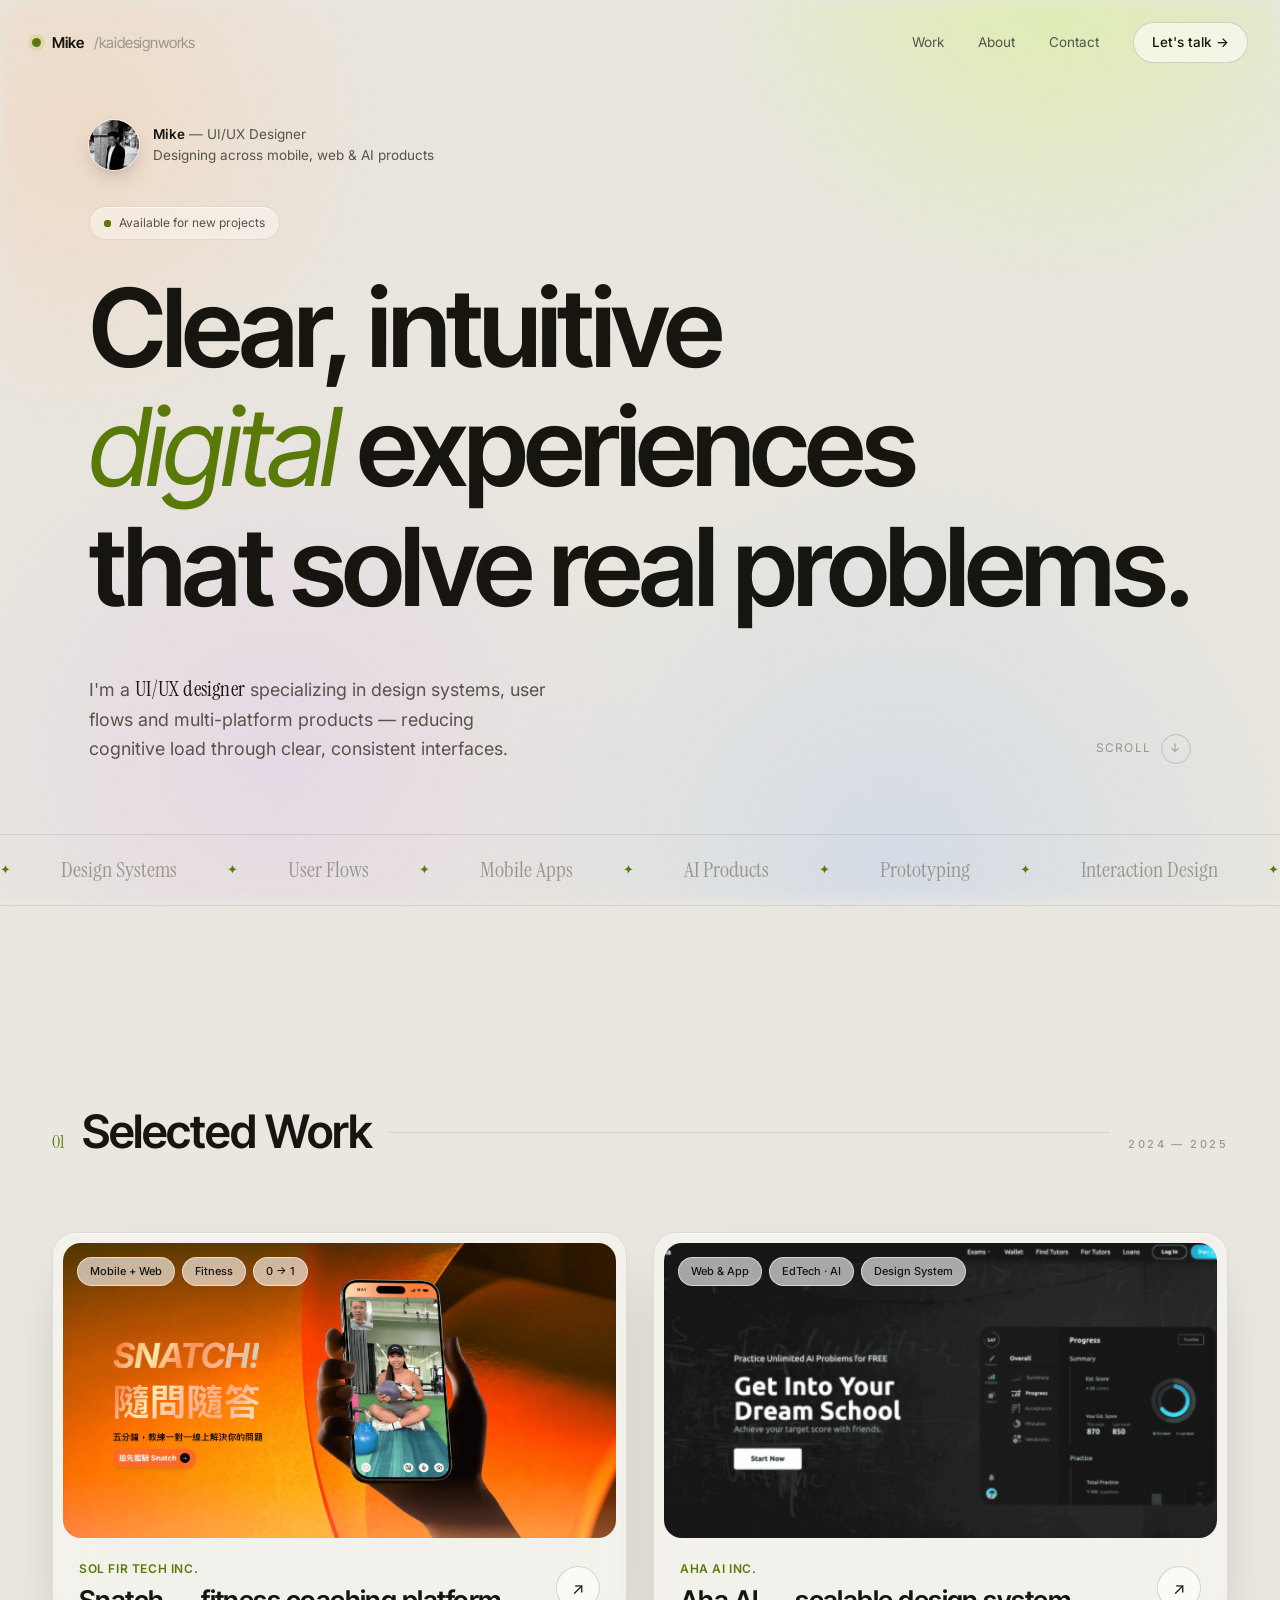
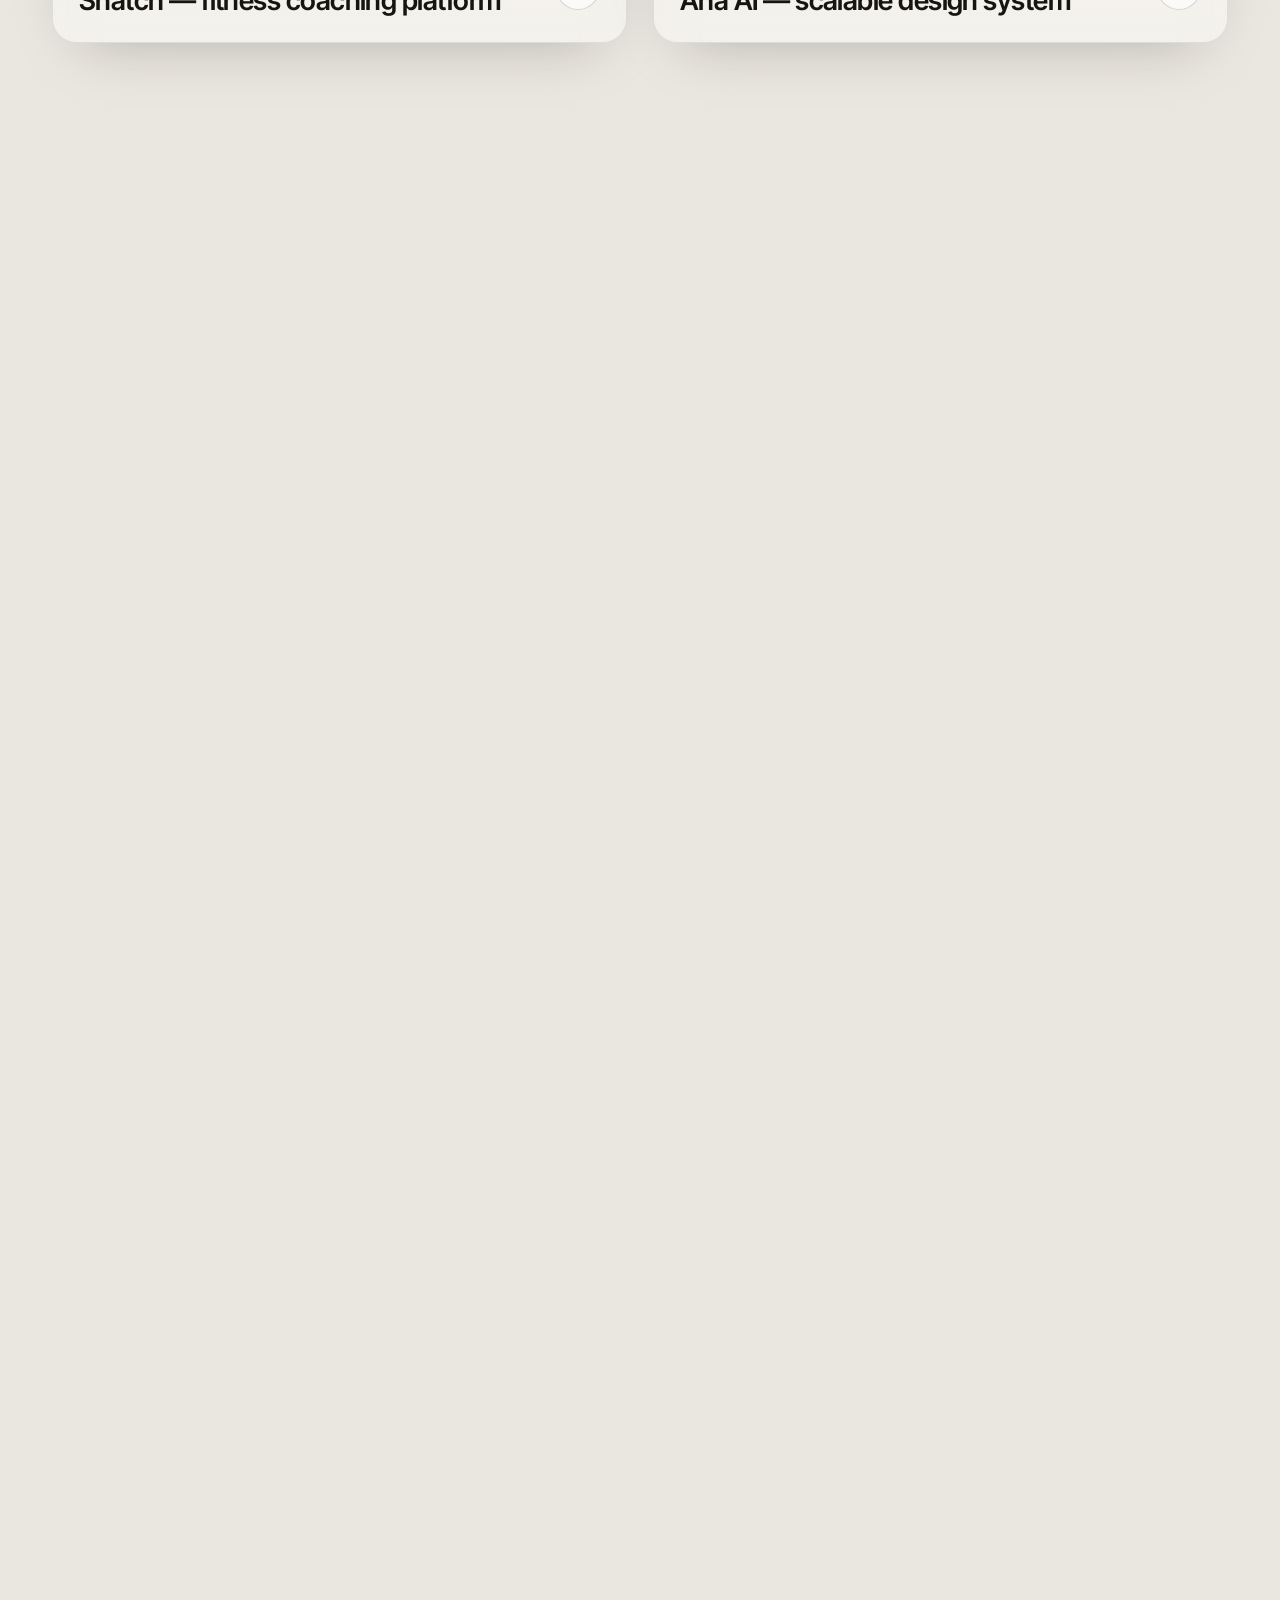
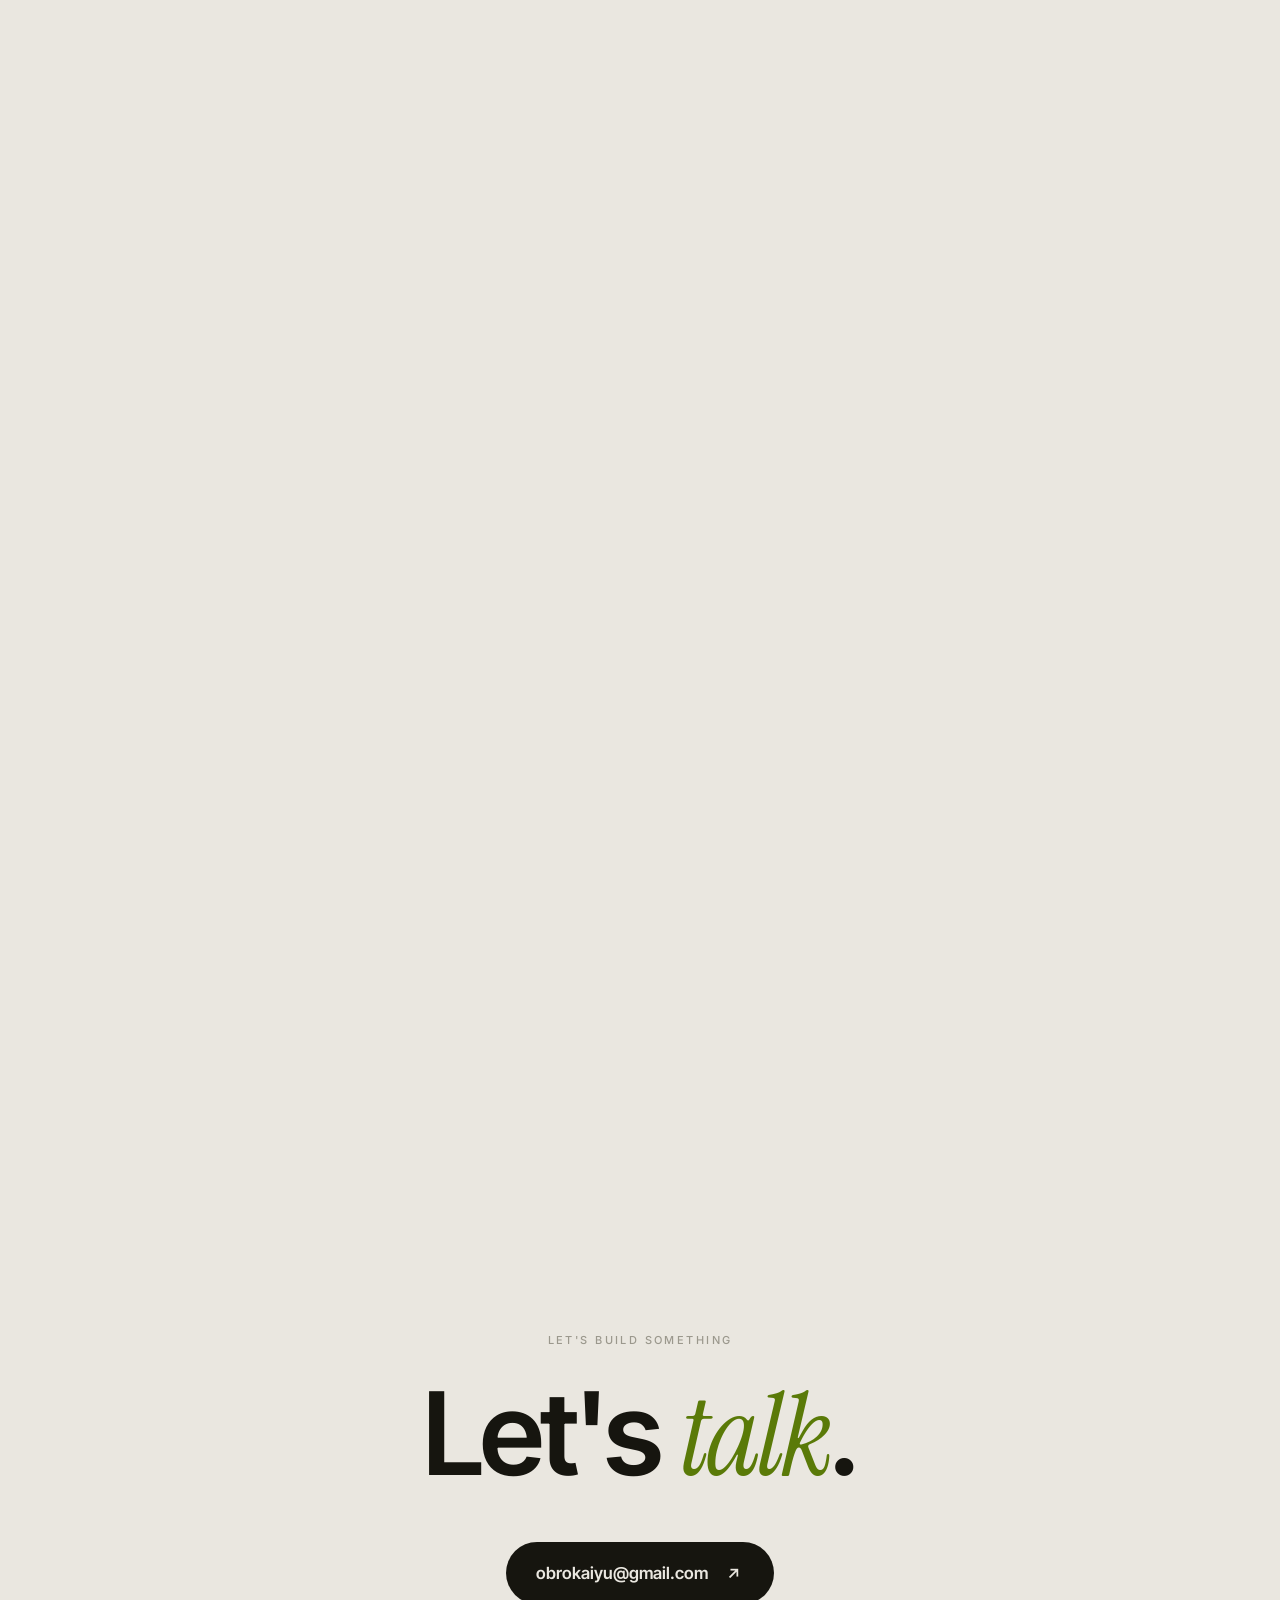
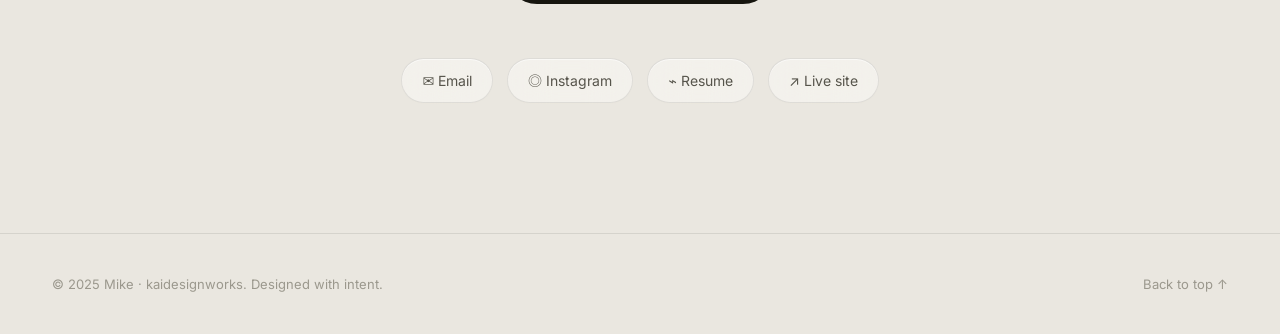
<file: index.html>
<!DOCTYPE html>
<html lang="en">
<head>
<meta charset="UTF-8" />
<meta name="viewport" content="width=device-width, initial-scale=1.0" />
<title>Mike — UI/UX Designer</title>
<meta name="description" content="Mike (kaidesignworks) — UI/UX Designer crafting clear, intuitive digital experiences. Selected work: Snatch (Sol Fir Tech) & Aha AI." />
<link rel="icon" href="assets/teUTgRqFtWsZnogJA2zK9P2FvU.png" />
<link rel="preconnect" href="https://fonts.googleapis.com" />
<link rel="preconnect" href="https://fonts.gstatic.com" crossorigin />
<link href="https://fonts.googleapis.com/css2?family=Instrument+Serif:ital@0;1&family=Inter:wght@300;400;500;600&family=Inter+Tight:wght@400;500;600;700&family=Noto+Sans+TC:wght@400;500;700&display=swap" rel="stylesheet" />
<link rel="stylesheet" href="styles.css?v=10" />
</head>
<body>

<nav id="nav">
  <a href="#top" class="brand"><span class="dot"></span> Mike<span style="color:var(--ink-faint);font-weight:400">/kaidesignworks</span></a>
  <div class="navlinks">
    <a href="#work" class="hide-sm">Work</a>
    <a href="#about" class="hide-sm">About</a>
    <a href="#contact" class="hide-sm">Contact</a>
    <a href="#contact" class="nav-cta">Let's talk →</a>
  </div>
</nav>

<!-- HERO -->
<header id="top">
  <div class="hero-glow"></div>
  <div class="wrap hero-inner">
    <div class="hero-top">
      <img class="av" src="assets/fd0DB4EAaaF1C4bF3Nsr1J6JQ.jpg" alt="Mike portrait" />
      <div class="meta"><b>Mike</b> — UI/UX Designer<br>Designing across mobile, web &amp; AI products</div>
    </div>
    <span class="status"><span class="pulse"></span> Available for new projects</span>

    <h1 class="hero-title">
      <span class="ln"><span class="reveal d1">Clear, intuitive</span></span>
      <span class="ln"><span class="reveal d2"><em>digital</em> experiences</span></span>
      <span class="ln"><span class="reveal d3">that solve real problems.</span></span>
    </h1>

    <div class="hero-sub">
      <p>I'm a <span class="serif">UI/UX designer</span> specializing in design systems, user flows and multi-platform products — reducing cognitive load through clear, consistent interfaces.</p>
      <div class="scroll-hint">Scroll <span class="arrow">↓</span></div>
    </div>
  </div>

  <div class="marquee">
    <div class="marquee-track">
      <span>Design Systems</span><span>User Flows</span><span>Mobile Apps</span><span>AI Products</span><span>Prototyping</span><span>Interaction Design</span>
      <span>Design Systems</span><span>User Flows</span><span>Mobile Apps</span><span>AI Products</span><span>Prototyping</span><span>Interaction Design</span>
    </div>
  </div>
</header>

<!-- WORK -->
<section id="work">
  <div class="wrap">
    <div class="sec-head reveal-up">
      <span class="num">01</span><h2>Selected Work</h2><span class="line"></span><span class="mono-label">2024 — 2025</span>
    </div>

    <div class="work-grid">
      <a class="card reveal-up" href="work/snatch.html">
        <div class="card-cover">
          <img src="assets/ndEYziHlRYFTuJQcOcdbv7lst4.png" alt="Snatch — fitness coaching platform" loading="lazy" />
          <div class="badge"><span>Mobile + Web</span><span>Fitness</span><span>0 → 1</span></div>
        </div>
        <div class="card-info">
          <div>
            <div class="client">Sol Fir Tech Inc.</div>
            <h3>Snatch — fitness coaching platform</h3>
          </div>
          <span class="arrow">↗</span>
        </div>
      </a>

      <a class="card reveal-up" href="work/aha-ai.html">
        <div class="card-cover">
          <img src="assets/NpIp4cQ1klsU3BjNfLj6OZV2E.png" alt="Aha AI — AI learning platform" loading="lazy" />
          <div class="badge"><span>Web &amp; App</span><span>EdTech · AI</span><span>Design System</span></div>
        </div>
        <div class="card-info">
          <div>
            <div class="client">Aha AI Inc.</div>
            <h3>Aha AI — scalable design system</h3>
          </div>
          <span class="arrow">↗</span>
        </div>
      </a>

      <a class="card reveal-up" href="work/qi-sports.html">
        <div class="card-cover">
          <img src="assets/qisports-cover.png" alt="Qi Sports — China sports live-streaming super app" loading="lazy" />
          <div class="badge"><span>Mobile + PC</span><span>Sports · Live</span><span>Design System</span></div>
        </div>
        <div class="card-info">
          <div>
            <div class="client">奇体育 · Qi Sports</div>
            <h3>Qi Sports — live-streaming super app</h3>
          </div>
          <span class="arrow">↗</span>
        </div>
      </a>
    </div>
  </div>
</section>

<!-- EXPERIENCE -->
<section id="experience">
  <div class="wrap">
    <div class="sec-head reveal-up"><span class="num">02</span><h2>Experience</h2><span class="line"></span></div>
    <div class="exp reveal-up">
      <div class="exp-row">
        <div class="exp-yr">2026</div>
        <div class="exp-main">
          <div class="role">Product Designer</div>
          <div class="co">Letron Tech</div>
          <div class="desc">Designed Qi Sports (奇体育) — a China-market all-sports live-streaming super app. Owned brand identity, design system, live experience and cross-platform product across iOS, Android and PC web.</div>
        </div>
        <span class="exp-tag">Sports · Live · Super App</span>
      </div>
      <div class="exp-row">
        <div class="exp-yr">2024 — 25</div>
        <div class="exp-main">
          <div class="role">Lead Product Designer &amp; Strategist</div>
          <div class="co">Sol Fir Tech Inc.</div>
          <div class="desc">Sole designer on Snatch, a fitness coaching platform — owned research, branding, UI, design system and product strategy from 0 → 1.</div>
        </div>
        <span class="exp-tag">App + Web · 0→1</span>
      </div>
      <div class="exp-row">
        <div class="exp-yr">2024</div>
        <div class="exp-main">
          <div class="role">UI/UX Designer</div>
          <div class="co">Aha AI Inc.</div>
          <div class="desc">Rebuilt a fragmented design system for an AI learning platform — unified UI patterns and spacing, aligned web &amp; app, supported the team with prototypes and design QA.</div>
        </div>
        <span class="exp-tag">EdTech · Design System</span>
      </div>
      <!-- 👉 在這裡新增更多經歷／學歷，複製上面一個 .exp-row 即可 -->
    </div>
  </div>
</section>

<!-- ABOUT -->
<section id="about">
  <div class="wrap">
    <div class="sec-head reveal-up"><span class="num">03</span><h2>About</h2><span class="line"></span></div>
    <div class="about-grid">
      <div class="about-photo reveal-up"><img src="assets/fd0DB4EAaaF1C4bF3Nsr1J6JQ.jpg" alt="Mike — UI/UX designer"></div>
      <div class="reveal-up">
        <p class="about-lead">I design products that feel <em>obvious</em> — where every screen earns its place and nothing gets in the way.</p>
        <div class="about-body">
          <p>I'm Mike, a UI/UX designer working at the intersection of design systems, user flows and multi-platform product experiences. From a 0→1 fitness platform to rebuilding an AI learning product's design system, my goal stays the same: reduce cognitive load through clear, consistent, intuitive interfaces.</p>
        </div>
        <div class="caps">
          <div class="cap"><span class="ci">A1</span><span class="ct">Design Systems</span><span class="cd">Scalable, token-driven</span></div>
          <div class="cap"><span class="ci">A2</span><span class="ct">User Flows &amp; IA</span><span class="cd">Clarity first</span></div>
          <div class="cap"><span class="ci">A3</span><span class="ct">Multi-platform UI</span><span class="cd">Mobile · Web · AI</span></div>
          <div class="cap"><span class="ci">A4</span><span class="ct">Product Strategy</span><span class="cd">0 → 1 thinking</span></div>
        </div>
      </div>
    </div>

    <div class="skill-cols reveal-up" style="margin-top:64px">
      <div class="skill-col">
        <div class="h">Design</div>
        <div class="skill-tags"><span>UI Design</span><span>UX / User Flows</span><span>Design Systems</span><span>Interaction Design</span><span>Branding</span><span>Prototyping</span></div>
      </div>
      <div class="skill-col">
        <div class="h">CMF for Digital</div>
        <div class="skill-tags"><span>Color &amp; Tokens</span><span>Material &amp; Surface</span><span>Motion &amp; Finish</span><span>Light / Dark</span><span>Visual QA</span></div>
      </div>
      <div class="skill-col">
        <div class="h">Tools</div>
        <div class="skill-tags"><span>Figma</span><span>Framer</span><span>Prototyping</span><span>Design Tokens</span><span>Webflow</span></div>
      </div>
    </div>
  </div>
</section>

<!-- CONTACT -->
<section id="contact" class="contact">
  <div class="wrap">
    <span class="mono-label">Let's build something</span>
    <h2>Let's <em>talk</em>.</h2>
    <div>
      <a class="big-cta" href="mailto:obrokaiyu@gmail.com">obrokaiyu@gmail.com <span class="ico">↗</span></a>
    </div>
    <div class="socials">
      <a href="mailto:obrokaiyu@gmail.com">✉ Email</a>
      <a href="https://instagram.com/obro_dad" target="_blank" rel="noopener">◎ Instagram</a>
      <a href="https://www.canva.com/design/DAG5qTQRB64/VuppHauRkwQXdEj86Lak_g/view?utm_content=DAG5qTQRB64&utm_campaign=designshare&utm_medium=link2&utm_source=uniquelinks&utlId=hc4fb92dd7f" target="_blank" rel="noopener">⌁ Resume</a>
      <a href="https://obrofolio.framer.website" target="_blank" rel="noopener">↗ Live site</a>
    </div>
  </div>
</section>

<footer>
  <div class="wrap foot">
    <span>© 2025 Mike · kaidesignworks. Designed with intent.</span>
    <a href="#top" class="to-top">Back to top ↑</a>
  </div>
</footer>

<script src="app.js?v=8"></script>
</body>
</html>
</file>
<file: styles.css>
:root{
  --bg:#eae7e0;
  --bg-soft:#e3dfd6;
  --surface:#ffffff;
  --line:rgba(20,18,12,.09);
  --line-strong:rgba(20,18,12,.16);
  --ink:#16150f;
  --ink-dim:#56544b;
  --ink-faint:#9b988d;
  --accent:#c8ff4d;
  --accent-ink:#5a7a08;
  --accent-soft:rgba(143,191,0,.16);

  /* glass / CMF material */
  --glass:rgba(255,255,255,.42);
  --glass-strong:rgba(255,255,255,.6);
  --glass-border:rgba(255,255,255,.55);
  --glass-shadow:0 22px 60px -32px rgba(20,18,12,.34);
  --glass-blur:saturate(1.5) blur(22px);

  --r:24px;
  --r-sm:16px;
  --ease:cubic-bezier(.22,1,.36,1);
  --maxw:1240px;
}
*{margin:0;padding:0;box-sizing:border-box}
html{scroll-behavior:smooth}
body{
  background:var(--bg);color:var(--ink);
  font-family:"Inter","Noto Sans TC",system-ui,sans-serif;font-weight:400;line-height:1.55;
  -webkit-font-smoothing:antialiased;overflow-x:hidden;position:relative;
}
::selection{background:var(--accent);color:#16150f}
a{color:inherit;text-decoration:none}
img{display:block;max-width:100%}

/* soft matte colour field behind the glass */
body::before{
  content:"";position:fixed;inset:0;z-index:-2;pointer-events:none;
  background:
    radial-gradient(46vw 46vw at 82% -6%, rgba(200,255,77,.34), transparent 60%),
    radial-gradient(40vw 40vw at 6% 14%, rgba(255,196,150,.30), transparent 62%),
    radial-gradient(50vw 50vw at 70% 96%, rgba(150,190,255,.24), transparent 64%),
    radial-gradient(44vw 44vw at 22% 84%, rgba(214,168,255,.20), transparent 64%);
  filter:blur(8px);
}
/* fine matte grain on top of everything */
body::after{
  content:"";position:fixed;inset:0;z-index:9999;pointer-events:none;opacity:.04;mix-blend-mode:multiply;
  background-image:url("data:image/svg+xml,%3Csvg xmlns='http://www.w3.org/2000/svg' width='140' height='140'%3E%3Cfilter id='n'%3E%3CfeTurbulence type='fractalNoise' baseFrequency='.85' numOctaves='3'/%3E%3C/filter%3E%3Crect width='100%25' height='100%25' filter='url(%23n)'/%3E%3C/svg%3E");
}

.wrap{max-width:var(--maxw);margin:0 auto;padding:0 32px}
@media(max-width:640px){.wrap{padding:0 22px}}
.serif{font-family:"Instrument Serif",Georgia,serif;font-weight:400;letter-spacing:.01em}
.tc{font-family:"Noto Sans TC",sans-serif}
.mono-label{font-size:11px;letter-spacing:.22em;text-transform:uppercase;color:var(--ink-faint);font-weight:500}

/* reusable frosted glass surface */
.glass,
.card,.status,.socials a,.results .r,.p-facts,.about-photo,.gallery figure,.p-cover{
  background:var(--glass);
  -webkit-backdrop-filter:var(--glass-blur);
  backdrop-filter:var(--glass-blur);
  border:1px solid var(--line);
  box-shadow:var(--glass-shadow), inset 0 1px 0 var(--glass-border);
}

/* NAV */
nav{position:fixed;top:0;left:0;right:0;z-index:100;display:flex;align-items:center;justify-content:space-between;
  padding:22px 32px;transition:all .4s var(--ease);border-bottom:1px solid transparent}
nav.scrolled{
  background:rgba(243,240,233,.5);
  -webkit-backdrop-filter:var(--glass-blur);backdrop-filter:var(--glass-blur);
  padding:13px 32px;border-bottom:1px solid var(--glass-border);
  box-shadow:0 10px 40px -28px rgba(20,18,12,.4);
}
@media(max-width:640px){nav,nav.scrolled{padding-left:22px;padding-right:22px}}
.brand{display:flex;align-items:center;gap:11px;font-family:"Inter Tight";font-weight:600;font-size:15px;letter-spacing:-.01em}
.brand .dot{width:9px;height:9px;border-radius:50%;background:var(--accent-ink);box-shadow:0 0 0 4px var(--accent-soft)}
.navlinks{display:flex;gap:34px;align-items:center}
.navlinks a{font-size:13.5px;color:var(--ink-dim);transition:color .25s;position:relative}
.navlinks a:hover{color:var(--ink)}
.navlinks a:not(.nav-cta)::after{content:"";position:absolute;left:0;bottom:-5px;width:0;height:1px;background:var(--accent-ink);transition:width .3s var(--ease)}
.navlinks a:not(.nav-cta):hover::after{width:100%}
.nav-cta{border:1px solid var(--line-strong);border-radius:100px;padding:9px 18px !important;color:var(--ink) !important;font-weight:500;
  background:var(--glass-strong);-webkit-backdrop-filter:var(--glass-blur);backdrop-filter:var(--glass-blur);transition:all .3s var(--ease) !important}
.nav-cta:hover{background:var(--ink);color:var(--bg) !important;border-color:var(--ink)}
@media(max-width:760px){.navlinks .hide-sm{display:none}}

/* HERO */
header{min-height:100vh;display:flex;flex-direction:column;justify-content:center;position:relative;padding-top:120px;padding-bottom:70px;overflow:hidden}
.hero-inner{position:relative;z-index:1}
.hero-top{display:flex;align-items:center;gap:14px;margin-bottom:36px}
.hero-top .av{width:50px;height:50px;border-radius:50%;flex:none;object-fit:cover;box-shadow:0 0 0 1px var(--glass-border),0 8px 22px -10px rgba(20,18,12,.5);filter:grayscale(1) contrast(1.05)}
.hero-top .meta{font-size:13.5px;color:var(--ink-dim)}
.hero-top .meta b{color:var(--ink);font-weight:600}
.status{display:inline-flex;align-items:center;gap:8px;font-size:12px;color:var(--ink-dim);border-radius:100px;padding:7px 14px;margin-bottom:30px}
.status .pulse{width:7px;height:7px;border-radius:50%;background:var(--accent-ink);position:relative}
.status .pulse::after{content:"";position:absolute;inset:0;border-radius:50%;background:var(--accent-ink);animation:pulse 2s infinite}
@keyframes pulse{0%{transform:scale(1);opacity:.6}100%{transform:scale(3);opacity:0}}
h1.hero-title{font-size:clamp(2.9rem,8.5vw,7.6rem);line-height:1.04;letter-spacing:-.035em;font-weight:600;font-family:"Inter Tight"}
h1.hero-title .ln{display:block;overflow:hidden;padding:.02em .06em .16em;margin:-.02em -.06em -.12em}
h1.hero-title em{font-style:italic;font-weight:400;color:var(--accent-ink)}
.hero-title .reveal{display:inline-block;transform:translateY(105%);transition:transform 1s var(--ease)}
.loaded .hero-title .reveal{transform:translateY(0)}
.hero-title .reveal.d1{transition-delay:.05s}.hero-title .reveal.d2{transition-delay:.15s}.hero-title .reveal.d3{transition-delay:.25s}
.hero-sub{display:flex;flex-wrap:wrap;justify-content:space-between;align-items:flex-end;gap:30px;margin-top:46px;opacity:0;transform:translateY(20px);transition:all 1s var(--ease) .5s}
.loaded .hero-sub{opacity:1;transform:none}
.hero-sub p{max-width:460px;font-size:clamp(1rem,1.4vw,1.18rem);color:var(--ink-dim);line-height:1.6}
.hero-sub p .serif{color:var(--ink);font-size:1.15em}
.scroll-hint{display:flex;align-items:center;gap:10px;color:var(--ink-faint);font-size:12px;letter-spacing:.1em;text-transform:uppercase}
.scroll-hint .arrow{width:30px;height:30px;border:1px solid var(--line-strong);border-radius:50%;display:grid;place-items:center;animation:bob 2.4s var(--ease) infinite}
@keyframes bob{0%,100%{transform:translateY(0)}50%{transform:translateY(5px)}}
.marquee{margin-top:70px;border-top:1px solid var(--line);border-bottom:1px solid var(--line);padding:18px 0;overflow:hidden;opacity:0;transition:opacity 1s ease .8s}
.loaded .marquee{opacity:1}
.marquee-track{display:flex;gap:50px;white-space:nowrap;width:max-content;animation:scroll 32s linear infinite}
.marquee:hover .marquee-track{animation-play-state:paused}
.marquee span{font-family:"Instrument Serif";font-size:1.4rem;color:var(--ink-faint);display:flex;align-items:center;gap:50px}
.marquee span::before{content:"✦";color:var(--accent-ink);font-size:.8rem}
@keyframes scroll{to{transform:translateX(-50%)}}

/* SECTION */
section{position:relative;padding:120px 0}
.sec-head{display:flex;align-items:baseline;gap:18px;margin-bottom:64px}
.sec-head .num{font-family:"Instrument Serif";font-size:1.1rem;color:var(--accent-ink)}
.sec-head h2{font-family:"Inter Tight";font-size:clamp(1.8rem,3.6vw,2.9rem);font-weight:600;letter-spacing:-.02em}
.sec-head .line{flex:1;height:1px;background:var(--line);align-self:center}
.reveal-up{opacity:0;transform:translateY(40px);transition:opacity .9s var(--ease),transform .9s var(--ease)}
.reveal-up.in{opacity:1;transform:none}

/* WORK — frosted cover cards (home) */
.work-grid{display:grid;grid-template-columns:1fr 1fr;gap:26px}
@media(max-width:780px){.work-grid{grid-template-columns:1fr}}
.card{display:block;border-radius:var(--r);overflow:hidden;transition:transform .5s var(--ease),box-shadow .5s var(--ease),border-color .5s var(--ease)}
.card:hover{transform:translateY(-6px);border-color:var(--glass-border);box-shadow:0 40px 80px -36px rgba(20,18,12,.42),inset 0 1px 0 var(--glass-border)}
.card-cover{position:relative;overflow:hidden;aspect-ratio:1200/640;background:var(--bg-soft);margin:10px 10px 0;border-radius:18px}
.card-cover img{width:100%;height:100%;object-fit:cover;transition:transform .8s var(--ease)}
.card:hover .card-cover img{transform:scale(1.05)}
.card-cover .badge{position:absolute;top:14px;left:14px;display:flex;gap:7px;flex-wrap:wrap}
.card-cover .badge span{font-size:11px;font-weight:500;background:rgba(255,255,255,.62);color:#16150f;-webkit-backdrop-filter:blur(10px);backdrop-filter:blur(10px);border:1px solid var(--glass-border);border-radius:100px;padding:5px 12px}
.card-info{padding:22px 26px 26px;display:flex;justify-content:space-between;align-items:center;gap:18px}
.card-info .client{font-size:12px;color:var(--accent-ink);letter-spacing:.05em;text-transform:uppercase;font-weight:600;margin-bottom:8px}
.card-info h3{font-family:"Inter Tight";font-size:clamp(1.3rem,2.4vw,1.7rem);font-weight:600;letter-spacing:-.02em;line-height:1.1}
.card-info .arrow{width:44px;height:44px;flex:none;border-radius:50%;border:1px solid var(--line-strong);display:grid;place-items:center;font-size:16px;background:var(--glass-strong);transition:all .35s var(--ease)}
.card:hover .card-info .arrow{background:var(--accent);border-color:var(--accent);transform:rotate(45deg)}

/* ABOUT */
.about-grid{display:grid;grid-template-columns:1fr 1fr;gap:80px;align-items:start}
@media(max-width:860px){.about-grid{grid-template-columns:1fr;gap:48px}}
.about-photo{border-radius:var(--r);overflow:hidden;position:relative;padding:10px}
.about-photo img{width:100%;aspect-ratio:1/1;object-fit:cover;filter:grayscale(1) contrast(1.03);border-radius:16px}
.about-lead{font-family:"Instrument Serif";font-size:clamp(1.8rem,3.4vw,2.6rem);line-height:1.28;letter-spacing:.01em;margin-bottom:26px}
.about-lead em{color:var(--accent-ink);font-style:italic}
.about-body p{color:var(--ink-dim);font-size:1.05rem;margin-bottom:18px}
.caps{display:flex;flex-direction:column;border-top:1px solid var(--line);margin-top:30px}
.cap{display:flex;align-items:center;gap:20px;padding:20px 4px;border-bottom:1px solid var(--line);transition:padding-left .35s var(--ease)}
.cap:hover{padding-left:14px}
.cap .ci{font-family:"Instrument Serif";color:var(--ink-faint);font-size:.95rem;width:34px;flex:none}
.cap .ct{font-family:"Inter Tight";font-weight:500;font-size:1.12rem}
.cap .cd{margin-left:auto;color:var(--ink-faint);font-size:.85rem;text-align:right}

/* CONTACT */
.contact{text-align:center;padding:150px 0 130px}
.contact .mono-label{margin-bottom:30px;display:block}
.contact h2{font-family:"Inter Tight";font-size:clamp(2.6rem,9vw,8rem);line-height:.95;letter-spacing:-.035em;font-weight:600}
.contact h2 em{font-family:"Instrument Serif";font-style:italic;font-weight:400;color:var(--accent-ink)}
.contact .big-cta{display:inline-flex;align-items:center;gap:14px;margin-top:50px;background:var(--ink);color:var(--bg);font-family:"Inter Tight";font-weight:600;font-size:1.05rem;padding:18px 30px;border-radius:100px;transition:transform .35s var(--ease),box-shadow .35s var(--ease)}
.contact .big-cta:hover{transform:translateY(-3px);box-shadow:0 24px 50px -18px rgba(20,18,12,.45)}
.contact .big-cta .ico{width:22px;height:22px;display:grid;place-items:center;transition:transform .35s var(--ease)}
.contact .big-cta:hover .ico{transform:translate(3px,-3px)}
.socials{display:flex;justify-content:center;flex-wrap:wrap;gap:14px;margin-top:54px}
.socials a{display:inline-flex;align-items:center;gap:9px;border-radius:100px;padding:11px 20px;font-size:14px;color:var(--ink-dim);transition:all .3s var(--ease)}
.socials a:hover{border-color:var(--glass-border);color:var(--ink);transform:translateY(-2px)}

footer{border-top:1px solid var(--line);padding:40px 0}
.foot{display:flex;justify-content:space-between;align-items:center;flex-wrap:wrap;gap:16px;color:var(--ink-faint);font-size:13px}
.foot a:hover{color:var(--ink)}
.to-top:hover{color:var(--accent-ink)}

/* ---------- PROJECT PAGE ---------- */
.p-hero{padding:150px 0 60px;position:relative;overflow:hidden}
.p-back{display:inline-flex;align-items:center;gap:8px;font-size:13px;color:var(--ink-dim);margin-bottom:38px;transition:color .25s}
.p-back:hover{color:var(--accent-ink)}
.p-client{font-size:13px;color:var(--accent-ink);letter-spacing:.06em;text-transform:uppercase;font-weight:600;margin-bottom:18px}
.p-title{font-family:"Inter Tight";font-size:clamp(2.4rem,6vw,4.6rem);font-weight:600;letter-spacing:-.035em;line-height:1.02;max-width:16ch}
.p-tagline{margin-top:24px;font-size:clamp(1.05rem,1.5vw,1.25rem);color:var(--ink-dim);max-width:60ch;line-height:1.6}
.p-cover{margin:54px auto 0;border-radius:var(--r);overflow:hidden;padding:10px}
.p-cover img{width:100%;display:block;border-radius:16px}

.p-facts{display:grid;grid-template-columns:repeat(4,1fr);gap:0;border-radius:var(--r);margin-top:70px;overflow:hidden}
@media(max-width:760px){.p-facts{grid-template-columns:1fr 1fr}}
.p-fact{padding:28px}
.p-fact:not(:last-child){border-right:1px solid var(--line)}
@media(max-width:760px){.p-fact{border-right:none !important;border-bottom:1px solid var(--line)}}
.p-fact .k{font-size:11px;letter-spacing:.16em;text-transform:uppercase;color:var(--ink-faint);margin-bottom:10px}
.p-fact .v{font-size:.96rem;color:var(--ink);line-height:1.45}

.p-section{padding:90px 0}
.p-grid{display:grid;grid-template-columns:280px 1fr;gap:60px;align-items:start}
@media(max-width:860px){.p-grid{grid-template-columns:1fr;gap:24px}}
.p-grid .lab{display:inline-flex;align-items:center;gap:10px;font-size:11px;letter-spacing:.16em;text-transform:uppercase;color:var(--accent-ink);font-weight:600;padding-top:6px}
.p-grid .lab::before{content:"";width:22px;height:1px;background:var(--accent-ink)}
.p-grid .body p{color:var(--ink-dim);font-size:1.1rem;line-height:1.7;margin-bottom:18px}
.p-grid .body .hl{font-family:"Instrument Serif";font-size:clamp(1.5rem,2.8vw,2.1rem);color:var(--ink);line-height:1.35;letter-spacing:.01em}

.results{display:grid;grid-template-columns:repeat(3,1fr);gap:24px;margin-top:10px}
@media(max-width:640px){.results{grid-template-columns:1fr;gap:16px}}
.results .r{border-radius:var(--r);padding:32px}
.results .r .n{font-family:"Inter Tight";font-size:clamp(2.2rem,5vw,3.2rem);font-weight:600;letter-spacing:-.03em;line-height:1}
.results .r .n em{font-family:"Instrument Serif";font-style:italic;color:var(--accent-ink);font-weight:400}
.results .r .l{color:var(--ink-dim);font-size:.9rem;margin-top:12px}

.gallery{display:grid;grid-template-columns:repeat(12,1fr);gap:16px}
.gallery figure{border-radius:var(--r-sm);overflow:hidden;cursor:zoom-in;position:relative;padding:8px}
.gallery figure img{width:100%;height:100%;object-fit:cover;border-radius:10px;transition:transform .6s var(--ease)}
.gallery figure:hover img{transform:scale(1.03)}
.gallery figure::after{content:"⤢";position:absolute;top:16px;right:16px;width:30px;height:30px;border-radius:50%;background:rgba(255,255,255,.7);-webkit-backdrop-filter:blur(8px);backdrop-filter:blur(8px);color:#16150f;display:grid;place-items:center;font-size:14px;opacity:0;transition:opacity .3s}
.gallery figure:hover::after{opacity:1}
.g-wide{grid-column:span 12;aspect-ratio:2360/1032}
.g-half{grid-column:span 6;aspect-ratio:16/10}
.g-third{grid-column:span 4;aspect-ratio:4/3}
@media(max-width:760px){.g-half,.g-third{grid-column:span 12;aspect-ratio:16/10}}
.gcap{color:var(--ink-faint);font-size:.82rem;margin-top:10px}

.p-next{border-top:1px solid var(--line);margin-top:40px}
.p-next a{display:flex;justify-content:space-between;align-items:center;gap:24px;padding:60px 0;transition:padding .4s var(--ease)}
.p-next a:hover{padding-left:14px;padding-right:14px}
.p-next .lab{font-size:11px;letter-spacing:.18em;text-transform:uppercase;color:var(--ink-faint);margin-bottom:12px}
.p-next .t{font-family:"Inter Tight";font-size:clamp(1.6rem,4vw,2.8rem);font-weight:600;letter-spacing:-.02em}
.p-next .ico{font-size:2rem;color:var(--accent-ink);transition:transform .35s var(--ease)}
.p-next a:hover .ico{transform:translateX(8px)}

/* LIGHTBOX */
.lb{position:fixed;inset:0;z-index:1000;background:rgba(18,16,11,.7);-webkit-backdrop-filter:blur(18px) saturate(1.2);backdrop-filter:blur(18px) saturate(1.2);display:none;align-items:center;justify-content:center;padding:40px;cursor:zoom-out}
.lb.open{display:flex}
.lb img{max-width:94vw;max-height:90vh;border-radius:12px;box-shadow:0 40px 90px -20px rgba(0,0,0,.6);animation:lbin .35s var(--ease)}
@keyframes lbin{from{opacity:0;transform:scale(.97)}to{opacity:1;transform:none}}
.lb .close{position:absolute;top:24px;right:28px;color:#fff;font-size:30px;line-height:1;opacity:.8}
.lb .close:hover{opacity:1}

/* ---------- CRAFT (Color · Material · Finish) ---------- */
.craft-lead{font-family:"Instrument Serif";font-size:clamp(1.6rem,3.2vw,2.5rem);line-height:1.3;letter-spacing:.01em;max-width:24ch;margin-bottom:54px}
.craft-lead em{color:var(--accent-ink);font-style:italic}
.cmf-grid{display:grid;grid-template-columns:repeat(3,1fr);gap:22px}
@media(max-width:860px){.cmf-grid{grid-template-columns:1fr}}
.cmf-card{border-radius:var(--r);overflow:hidden;display:flex;flex-direction:column;transition:transform .5s var(--ease),box-shadow .5s var(--ease)}
.cmf-card:hover{transform:translateY(-5px);box-shadow:0 38px 76px -34px rgba(20,18,12,.42),inset 0 1px 0 var(--glass-border)}
.cmf-media{margin:10px 10px 0;border-radius:14px;overflow:hidden;aspect-ratio:16/11;background:var(--bg-soft)}
.cmf-media img{width:100%;height:100%;object-fit:cover}
.cmf-body{padding:22px 24px 26px}
.cmf-letter{font-family:"Instrument Serif";font-size:1.05rem;color:var(--accent-ink);letter-spacing:.04em}
.cmf-card h4{font-family:"Inter Tight";font-size:1.32rem;font-weight:600;letter-spacing:-.01em;margin:6px 0 10px}
.cmf-card p{color:var(--ink-dim);font-size:.96rem;line-height:1.6}

/* ---------- EXPERIENCE ---------- */
.exp{border-top:1px solid var(--line)}
.exp-row{display:grid;grid-template-columns:140px 1fr auto;gap:30px;align-items:baseline;padding:30px 4px;border-bottom:1px solid var(--line);transition:padding-left .35s var(--ease)}
.exp-row:hover{padding-left:14px}
@media(max-width:640px){.exp-row{grid-template-columns:1fr;gap:6px}}
.exp-yr{font-family:"Instrument Serif";font-size:1.2rem;color:var(--ink-faint)}
.exp-main .role{font-family:"Inter Tight";font-size:1.28rem;font-weight:600;letter-spacing:-.01em}
.exp-main .co{color:var(--accent-ink);font-size:.92rem;font-weight:600;letter-spacing:.03em;margin-top:4px}
.exp-main .desc{color:var(--ink-dim);font-size:.96rem;margin-top:8px;max-width:54ch}
.exp-tag{font-size:11.5px;color:var(--ink-dim);border:1px solid var(--line-strong);border-radius:100px;padding:5px 12px;white-space:nowrap}
@media(max-width:640px){.exp-tag{justify-self:start;margin-top:8px}}

/* ---------- SKILLS ---------- */
.skill-cols{display:grid;grid-template-columns:repeat(3,1fr);gap:40px;margin-top:8px}
@media(max-width:760px){.skill-cols{grid-template-columns:1fr;gap:28px}}
.skill-col .h{font-size:11px;letter-spacing:.16em;text-transform:uppercase;color:var(--ink-faint);margin-bottom:16px;padding-bottom:12px;border-bottom:1px solid var(--line)}
.skill-tags{display:flex;flex-wrap:wrap;gap:8px}
.skill-tags span{font-size:13px;color:var(--ink);border:1px solid var(--line-strong);border-radius:100px;padding:7px 14px;background:var(--glass);-webkit-backdrop-filter:blur(8px);backdrop-filter:blur(8px);transition:all .3s var(--ease)}
.skill-tags span:hover{border-color:var(--accent-ink);color:var(--accent-ink)}

/* ---------- COLOR SWATCHES (project) ---------- */
.swatches{display:flex;flex-wrap:wrap;gap:14px;margin-top:24px}
.swatch{display:flex;flex-direction:column;gap:10px;width:96px}
.swatch .chip{height:72px;border-radius:14px;border:1px solid var(--line);box-shadow:inset 0 1px 0 rgba(255,255,255,.4)}
.swatch .nm{font-size:12px;color:var(--ink);font-weight:500}
.swatch .hex{font-size:11px;color:var(--ink-faint);letter-spacing:.04em;font-family:"Inter Tight"}

/* ---------- PROCESS STEPS (project) ---------- */
.proc{display:flex;flex-direction:column;border-top:1px solid var(--line)}
.proc-step{display:grid;grid-template-columns:54px 1fr;gap:22px;padding:24px 4px;border-bottom:1px solid var(--line);transition:padding-left .35s var(--ease)}
.proc-step:hover{padding-left:12px}
.proc-step .no{font-family:"Instrument Serif";font-size:1.5rem;color:var(--accent-ink);line-height:1}
.proc-step .t{font-family:"Inter Tight";font-weight:600;font-size:1.15rem;letter-spacing:-.01em;margin-bottom:6px}
.proc-step p{color:var(--ink-dim);font-size:1rem;line-height:1.6;margin:0;max-width:58ch}

/* ---------- MOOD BOARD ---------- */
.mood{display:grid;grid-template-columns:repeat(6,1fr);gap:14px;margin-top:18px}
@media(max-width:860px){.mood{grid-template-columns:repeat(3,1fr)}}
@media(max-width:520px){.mood{grid-template-columns:repeat(2,1fr)}}
.mood .tile{position:relative;aspect-ratio:1/1.15;border-radius:14px;overflow:hidden;border:1px solid var(--line);box-shadow:inset 0 1px 0 rgba(255,255,255,.5);transition:transform .4s var(--ease)}
.mood .tile:hover{transform:translateY(-4px)}
.mood .tile.tall{grid-row:span 2;aspect-ratio:auto}
.mood .tile.wide{grid-column:span 2;aspect-ratio:2/1.05}
.mood .tile img{width:100%;height:100%;object-fit:cover}
.mood .tile .lbl{position:absolute;left:12px;bottom:12px;right:12px;display:flex;justify-content:space-between;align-items:flex-end;color:#fff;text-shadow:0 1px 8px rgba(0,0,0,.4);font-size:11.5px;letter-spacing:.05em}
.mood .tile .lbl b{font-family:"Inter Tight";font-weight:600;font-size:13px;letter-spacing:-.01em;display:block;margin-bottom:3px}
.mood .tile.darklbl .lbl{color:var(--ink);text-shadow:none}
.mood-cap{margin-top:18px;color:var(--ink-faint);font-size:.85rem;max-width:60ch}

/* ---------- MATERIAL SPECIMENS ---------- */
.spec-grid{display:grid;grid-template-columns:repeat(3,1fr);gap:18px;margin-top:18px}
@media(max-width:860px){.spec-grid{grid-template-columns:1fr}}
.spec{border-radius:18px;padding:18px;background:var(--glass);-webkit-backdrop-filter:var(--glass-blur);backdrop-filter:var(--glass-blur);border:1px solid var(--line);box-shadow:var(--glass-shadow),inset 0 1px 0 var(--glass-border)}
.spec-stage{position:relative;height:200px;border-radius:12px;overflow:hidden;background:linear-gradient(135deg,#FBC7B0,#F2641E 60%,#C9B6F0);margin-bottom:14px;display:grid;place-items:center}
/* specimen A — frosted glass panel */
.spec-stage .panel{width:78%;height:60%;border-radius:14px;background:rgba(255,255,255,.32);-webkit-backdrop-filter:blur(18px) saturate(1.5);backdrop-filter:blur(18px) saturate(1.5);border:1px solid rgba(255,255,255,.55);box-shadow:0 18px 40px -22px rgba(20,18,12,.5),inset 0 1px 0 rgba(255,255,255,.7);position:relative}
.spec-stage .panel::before,.spec-stage .panel::after{content:"";position:absolute;left:14px;height:6px;border-radius:4px;background:rgba(255,255,255,.55)}
.spec-stage .panel::before{top:18px;width:36%}
.spec-stage .panel::after{top:30px;width:60%;background:rgba(255,255,255,.32)}
/* specimen B — gradient surface (just stage shows it, plus a marker) */
.spec-stage.grad{background:linear-gradient(160deg,#FFB48A 0%,#F2641E 50%,#FFD9C2 100%)}
.spec-stage.grad .panel{display:none}
.spec-stage.grad::after{content:"";position:absolute;inset:0;background:radial-gradient(circle at 70% 30%,rgba(255,255,255,.45),transparent 55%)}
/* specimen C — elevation/shadow */
.spec-stage.elev{background:#EDE9DF}
.spec-stage.elev .panel{background:#fff;height:54%;width:62%;border:1px solid rgba(20,18,12,.06);box-shadow:0 30px 50px -22px rgba(20,18,12,.45),0 8px 16px -8px rgba(20,18,12,.22)}
.spec-stage.elev .panel::before,.spec-stage.elev .panel::after{background:rgba(20,18,12,.1)}
.spec-stage.elev .panel::after{background:rgba(20,18,12,.06)}
.spec h5{font-family:"Inter Tight";font-weight:600;font-size:1rem;letter-spacing:-.01em}
.spec p{color:var(--ink-dim);font-size:.86rem;line-height:1.5;margin:4px 0 12px}
.spec dl{display:grid;grid-template-columns:auto 1fr;gap:4px 14px;font-size:11px;font-family:"Inter Tight";letter-spacing:.02em}
.spec dt{color:var(--ink-faint);text-transform:uppercase;letter-spacing:.12em}
.spec dd{color:var(--ink);font-weight:500}

/* ---------- BRAND MARK EVOLUTION ---------- */
.mark-grid{display:grid;grid-template-columns:repeat(3,1fr);gap:18px;margin-top:18px}
@media(max-width:760px){.mark-grid{grid-template-columns:1fr}}
.mark{border-radius:18px;overflow:hidden;background:var(--glass);-webkit-backdrop-filter:var(--glass-blur);backdrop-filter:var(--glass-blur);border:1px solid var(--line);box-shadow:var(--glass-shadow),inset 0 1px 0 var(--glass-border);transition:transform .4s var(--ease)}
.mark:hover{transform:translateY(-4px)}
.mark .img{aspect-ratio:4/3;background:#fff;display:grid;place-items:center;overflow:hidden}
.mark .img.tone{background:#f1ede4}
.mark .img.bright{background:#fff}
.mark .img img{width:100%;height:100%;object-fit:cover;object-position:center}
.mark .img img.contain{object-fit:contain;padding:24px}
.mark .body{padding:18px 22px 22px}
.mark .stage{font-family:"Instrument Serif";font-size:1.05rem;color:var(--accent-ink);letter-spacing:.04em}
.mark h5{font-family:"Inter Tight";font-size:1.18rem;font-weight:600;letter-spacing:-.01em;margin:4px 0 8px}
.mark p{color:var(--ink-dim);font-size:.92rem;line-height:1.55;margin:0}

/* ---------- BEFORE / AFTER ---------- */
.ba{position:relative;border-radius:var(--r);overflow:hidden;border:1px solid var(--line);box-shadow:var(--glass-shadow);user-select:none;-webkit-user-select:none;touch-action:none}
.ba-frame{position:relative;aspect-ratio:690/1162;max-height:78vh;background:var(--bg-soft)}
.ba-frame .layer{position:absolute;inset:0;display:grid;place-items:center;overflow:hidden}
.ba-frame .layer.after{clip-path:inset(0 0 0 50%)}
.ba-frame .layer img{width:100%;height:100%;object-fit:cover}
.ba-frame .layer .wf{width:100%;height:100%;background:#f3efe6;display:grid;place-items:center;position:relative}
.ba-frame .layer .wf .wf-phone{width:82%;max-width:420px;aspect-ratio:690/1162;border-radius:34px;border:2px solid #16150f;background:#fff;padding:18px 16px;display:flex;flex-direction:column;gap:12px;position:relative}
.ba-frame .layer .wf .wf-phone::before{content:"";position:absolute;top:10px;left:50%;transform:translateX(-50%);width:90px;height:10px;border-radius:6px;background:#16150f;opacity:.85}
.ba-frame .layer .wf .row{display:flex;align-items:center;gap:10px;margin-top:10px}
.ba-frame .layer .wf .row .ln{height:9px;border-radius:4px;background:#d6d2c9}
.ba-frame .layer .wf .row .ln.sh{width:36px}
.ba-frame .layer .wf .row .ln.md{flex:1;max-width:120px}
.ba-frame .layer .wf .dates{display:grid;grid-template-columns:repeat(5,1fr);gap:6px;margin-top:6px}
.ba-frame .layer .wf .dates div{aspect-ratio:1/1.2;border-radius:8px;background:#e7e3d8;border:1px solid #d6d2c9}
.ba-frame .layer .wf .dates div.on{background:#f5d6c0;border-color:#16150f}
.ba-frame .layer .wf .sect{height:8px;width:60%;border-radius:4px;background:#d6d2c9;margin-top:8px}
.ba-frame .layer .wf .slots{display:grid;grid-template-columns:repeat(4,1fr);gap:6px;margin-top:4px}
.ba-frame .layer .wf .slots div{aspect-ratio:2/1;border-radius:6px;background:#ecebe5}
.ba-frame .layer .wf .slots div.on{background:#16150f}
.ba-frame .layer .wf .btn{margin-top:auto;height:30px;border-radius:8px;background:#16150f}
.ba-frame .layer .wf .cancel{height:8px;width:40%;border-radius:4px;background:#d6d2c9;margin:8px auto 0}
.ba-divider{position:absolute;top:0;bottom:0;left:50%;width:2px;background:rgba(255,255,255,.85);box-shadow:0 0 0 1px rgba(20,18,12,.2),0 0 30px rgba(20,18,12,.25);transform:translateX(-50%);cursor:ew-resize}
.ba-handle{position:absolute;top:50%;left:50%;transform:translate(-50%,-50%);width:44px;height:44px;border-radius:50%;background:var(--surface);border:1px solid var(--line-strong);box-shadow:0 8px 20px -8px rgba(20,18,12,.4);display:grid;place-items:center;font-family:"Inter Tight";font-weight:600;font-size:14px;color:var(--ink);cursor:ew-resize}
.ba-handle::before,.ba-handle::after{content:"";width:0;height:0;border-style:solid;position:absolute;top:50%;transform:translateY(-50%)}
.ba-handle::before{left:8px;border-width:5px 6px 5px 0;border-color:transparent var(--ink) transparent transparent}
.ba-handle::after{right:8px;border-width:5px 0 5px 6px;border-color:transparent transparent transparent var(--ink)}
.ba-tag{position:absolute;top:14px;font-size:11px;letter-spacing:.16em;text-transform:uppercase;font-weight:600;padding:5px 10px;border-radius:100px;background:rgba(255,255,255,.85);-webkit-backdrop-filter:blur(8px);backdrop-filter:blur(8px);border:1px solid var(--line-strong);color:var(--ink)}
.ba-tag.l{left:14px}
.ba-tag.r{right:14px;background:rgba(20,18,12,.85);color:var(--bg);border-color:transparent}
.ba-note{margin-top:14px;font-size:.85rem;color:var(--ink-faint)}

@media(prefers-reduced-motion:reduce){*{animation:none !important;transition:none !important}.reveal{transform:none !important}.hero-sub{opacity:1 !important;transform:none !important}}
</file>
